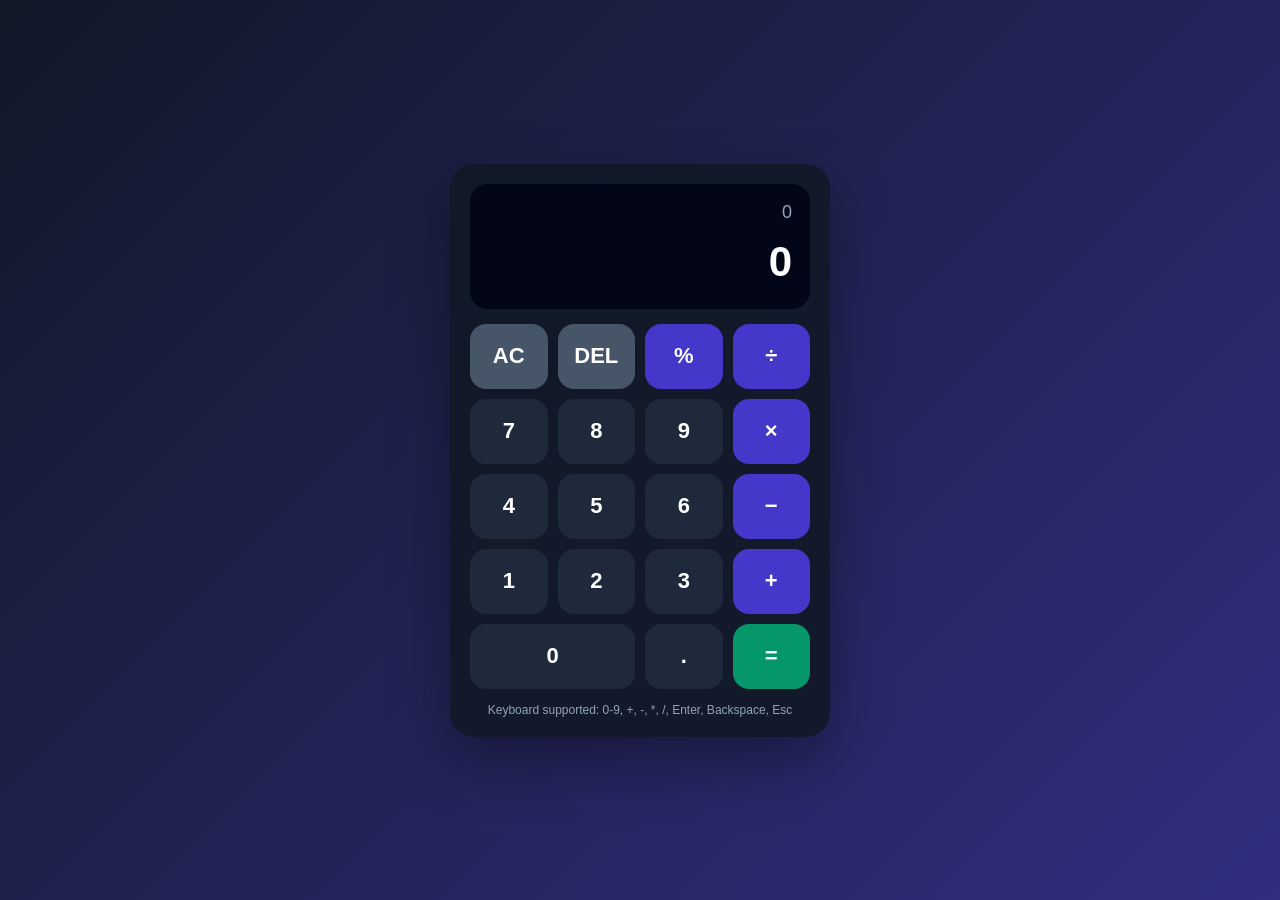
<file: Task_2_Calculator/index.html>
<!DOCTYPE html>
<html lang="en">
<head>
  <meta charset="UTF-8">
  <meta name="viewport" content="width=device-width, initial-scale=1.0">
  <title>Task 2 - Calculator</title>
  <link rel="stylesheet" href="style.css">
</head>
<body>
  <main class="calculator">
    <div class="display">
      <div id="expression">0</div>
      <div id="result">0</div>
    </div>

    <div class="keys">
      <button class="action" data-action="clear">AC</button>
      <button class="action" data-action="delete">DEL</button>
      <button class="operator" data-value="%">%</button>
      <button class="operator" data-value="/">÷</button>

      <button data-value="7">7</button>
      <button data-value="8">8</button>
      <button data-value="9">9</button>
      <button class="operator" data-value="*">×</button>

      <button data-value="4">4</button>
      <button data-value="5">5</button>
      <button data-value="6">6</button>
      <button class="operator" data-value="-">−</button>

      <button data-value="1">1</button>
      <button data-value="2">2</button>
      <button data-value="3">3</button>
      <button class="operator" data-value="+">+</button>

      <button data-value="0" class="zero">0</button>
      <button data-value=".">.</button>
      <button class="equals" data-action="calculate">=</button>
    </div>
    <p class="hint">Keyboard supported: 0-9, +, -, *, /, Enter, Backspace, Esc</p>
  </main>
  <script src="script.js"></script>
</body>
</html>
</file>
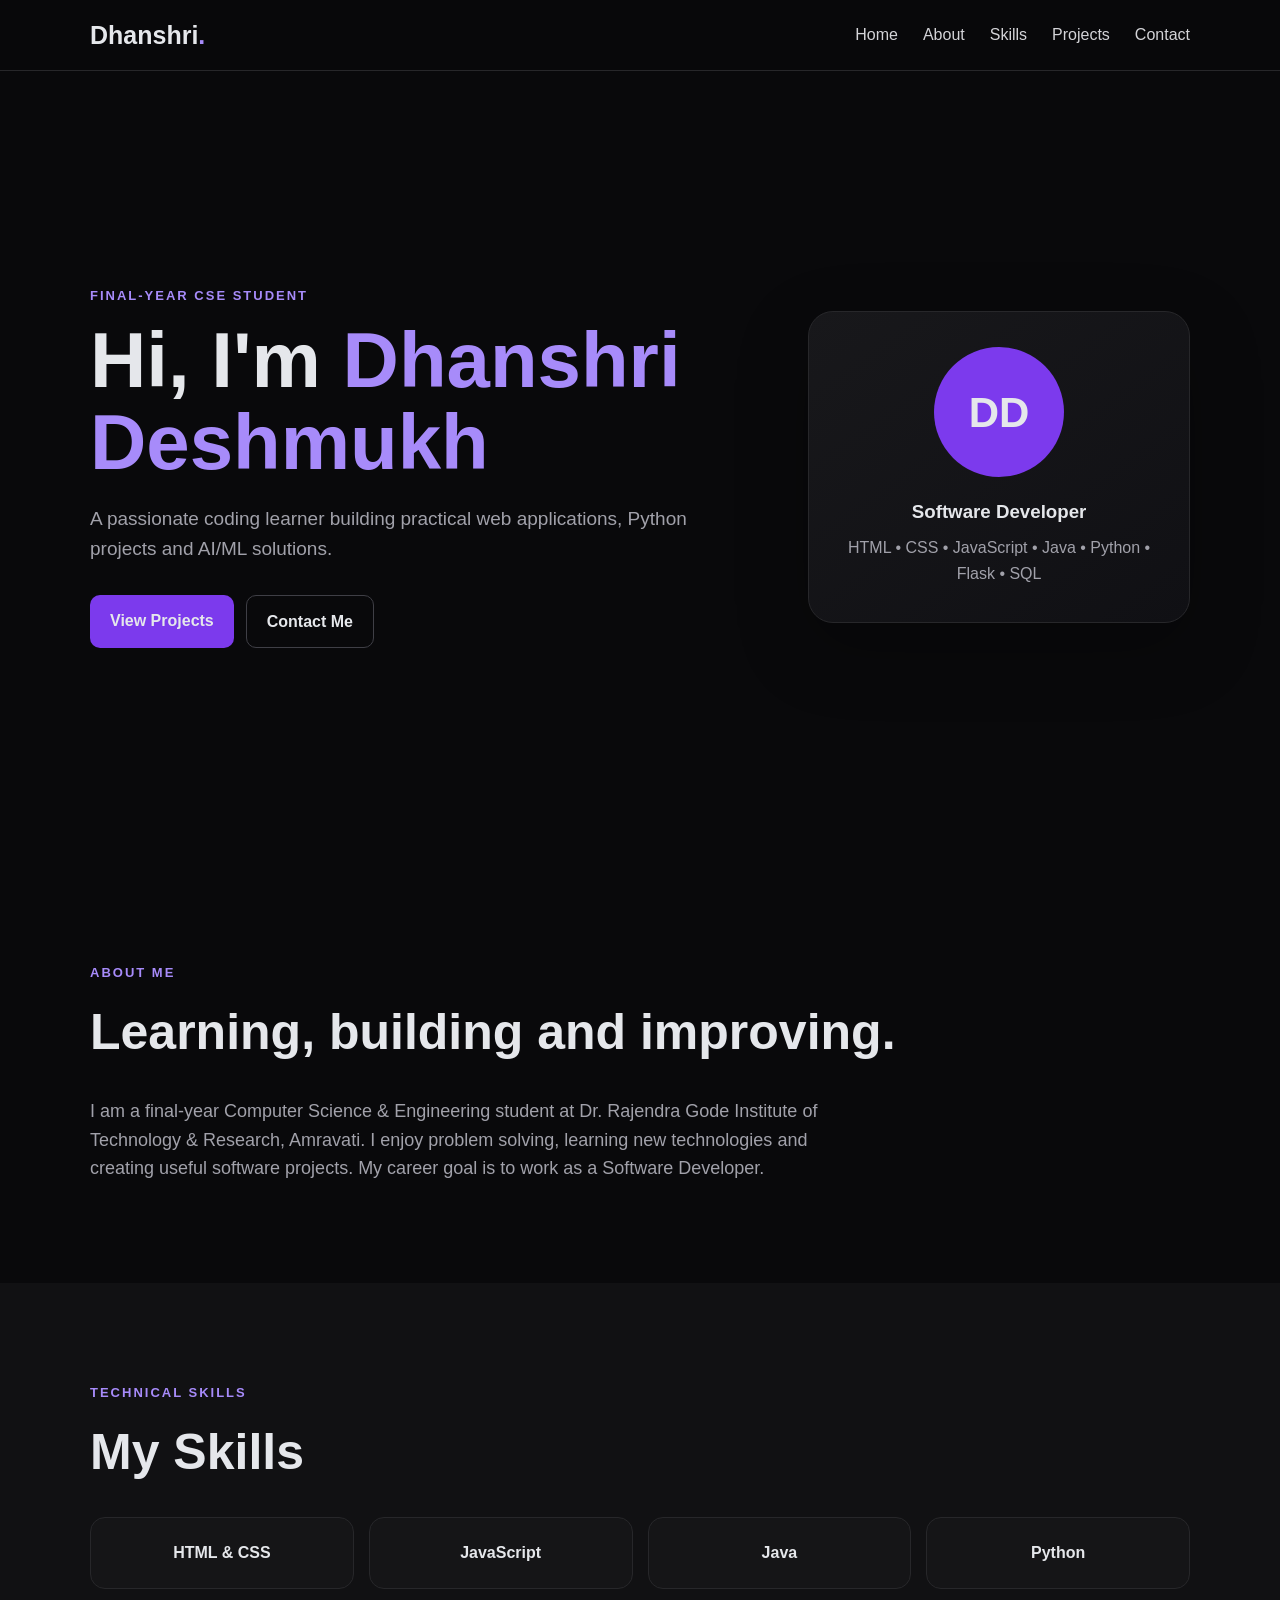
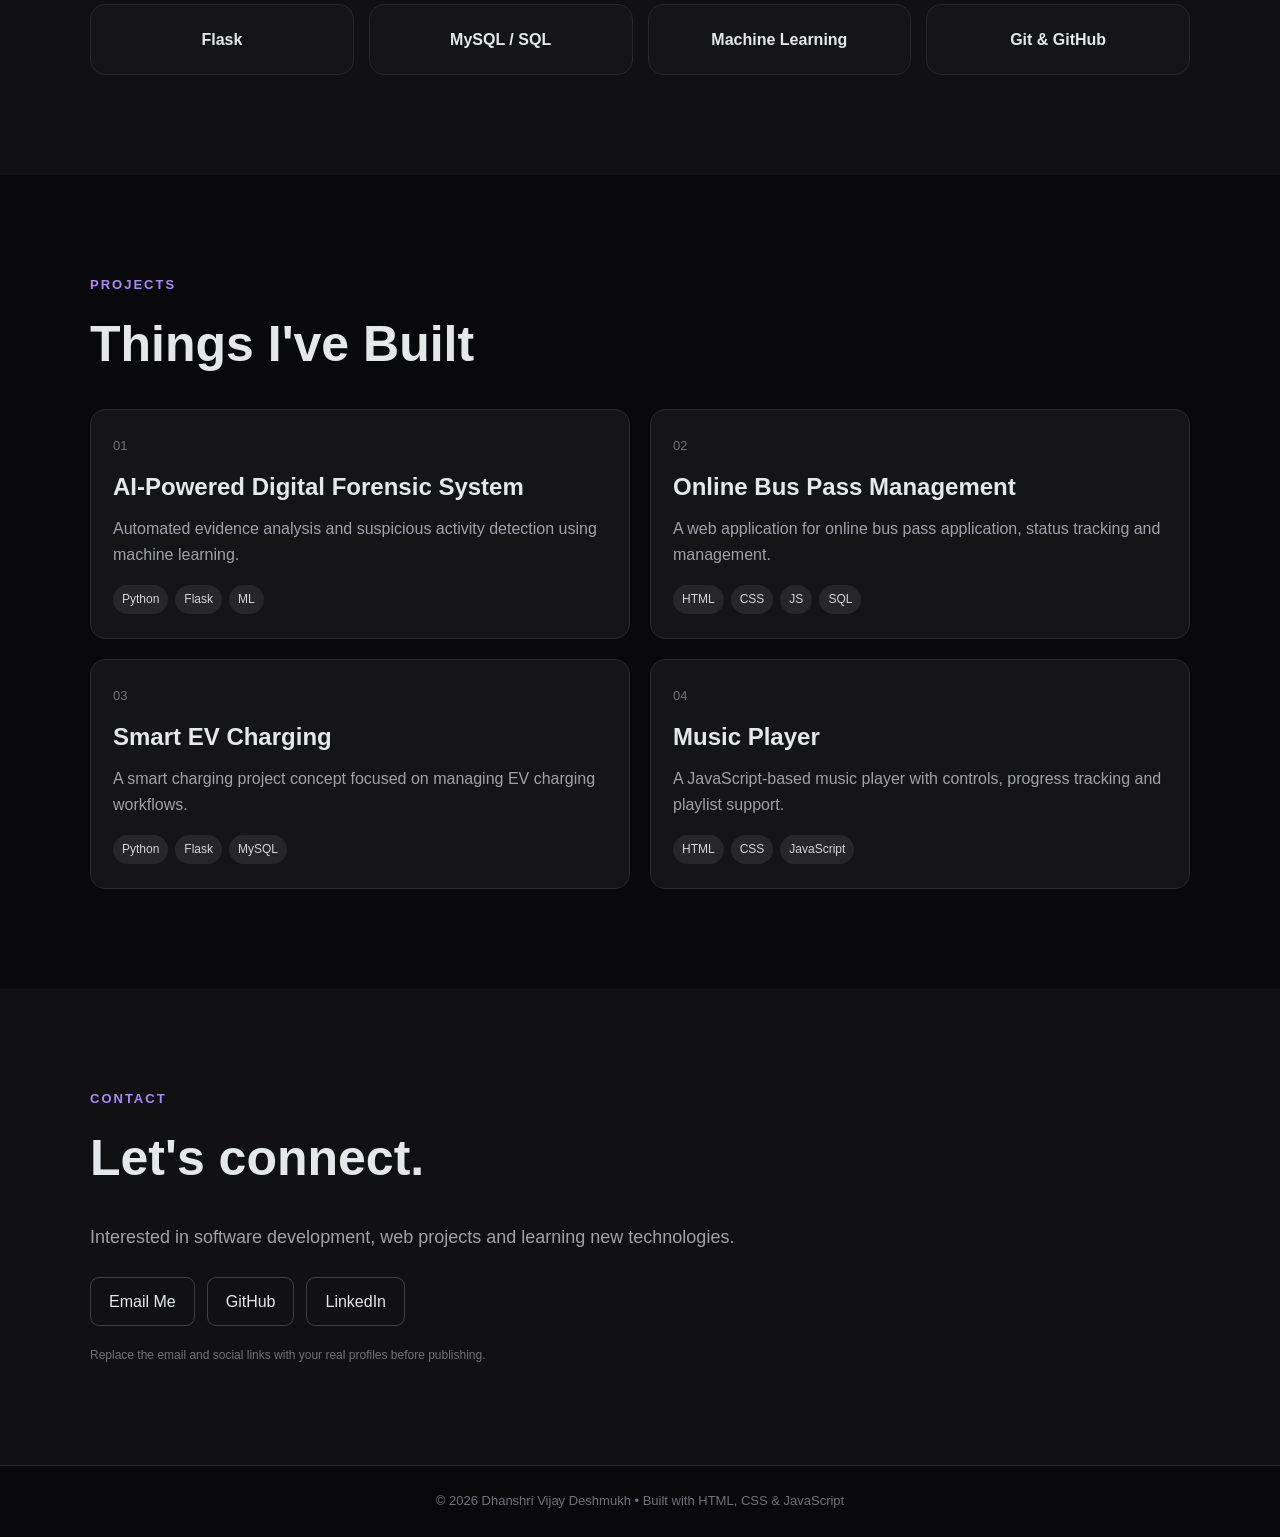
<file: Task_3_Portfolio/index.html>
<!DOCTYPE html>
<html lang="en">
<head>
  <meta charset="UTF-8">
  <meta name="viewport" content="width=device-width, initial-scale=1.0">
  <title>Dhanshri Vijay Deshmukh | Portfolio</title>
  <link rel="stylesheet" href="style.css">
</head>
<body>
  <header class="header">
    <nav class="nav container">
      <a class="logo" href="#home">Dhanshri<span>.</span></a>
      <button class="menu-btn" id="menuBtn" aria-label="Open menu">☰</button>
      <div class="nav-links" id="navLinks">
        <a href="#home">Home</a>
        <a href="#about">About</a>
        <a href="#skills">Skills</a>
        <a href="#projects">Projects</a>
        <a href="#contact">Contact</a>
      </div>
    </nav>
  </header>

  <main>
    <section id="home" class="hero container">
      <div class="hero-text reveal">
        <p class="tag">FINAL-YEAR CSE STUDENT</p>
        <h1>Hi, I'm <span>Dhanshri Deshmukh</span></h1>
        <p class="lead">
          A passionate coding learner building practical web applications,
          Python projects and AI/ML solutions.
        </p>
        <div class="buttons">
          <a class="btn primary" href="#projects">View Projects</a>
          <a class="btn secondary" href="#contact">Contact Me</a>
        </div>
      </div>
      <div class="hero-card reveal">
        <div class="avatar">DD</div>
        <h3>Software Developer</h3>
        <p>HTML • CSS • JavaScript • Java • Python • Flask • SQL</p>
      </div>
    </section>

    <section id="about" class="section">
      <div class="container reveal">
        <p class="tag">ABOUT ME</p>
        <h2>Learning, building and improving.</h2>
        <p class="section-text">
          I am a final-year Computer Science & Engineering student at
          Dr. Rajendra Gode Institute of Technology & Research, Amravati.
          I enjoy problem solving, learning new technologies and creating
          useful software projects. My career goal is to work as a Software Developer.
        </p>
      </div>
    </section>

    <section id="skills" class="section alt">
      <div class="container">
        <p class="tag reveal">TECHNICAL SKILLS</p>
        <h2 class="reveal">My Skills</h2>
        <div class="skill-grid">
          <div class="skill-card reveal">HTML & CSS</div>
          <div class="skill-card reveal">JavaScript</div>
          <div class="skill-card reveal">Java</div>
          <div class="skill-card reveal">Python</div>
          <div class="skill-card reveal">Flask</div>
          <div class="skill-card reveal">MySQL / SQL</div>
          <div class="skill-card reveal">Machine Learning</div>
          <div class="skill-card reveal">Git & GitHub</div>
        </div>
      </div>
    </section>

    <section id="projects" class="section">
      <div class="container">
        <p class="tag reveal">PROJECTS</p>
        <h2 class="reveal">Things I've Built</h2>
        <div class="project-grid">
          <article class="project-card reveal">
            <span class="project-no">01</span>
            <h3>AI-Powered Digital Forensic System</h3>
            <p>Automated evidence analysis and suspicious activity detection using machine learning.</p>
            <div class="chips"><span>Python</span><span>Flask</span><span>ML</span></div>
          </article>
          <article class="project-card reveal">
            <span class="project-no">02</span>
            <h3>Online Bus Pass Management</h3>
            <p>A web application for online bus pass application, status tracking and management.</p>
            <div class="chips"><span>HTML</span><span>CSS</span><span>JS</span><span>SQL</span></div>
          </article>
          <article class="project-card reveal">
            <span class="project-no">03</span>
            <h3>Smart EV Charging</h3>
            <p>A smart charging project concept focused on managing EV charging workflows.</p>
            <div class="chips"><span>Python</span><span>Flask</span><span>MySQL</span></div>
          </article>
          <article class="project-card reveal">
            <span class="project-no">04</span>
            <h3>Music Player</h3>
            <p>A JavaScript-based music player with controls, progress tracking and playlist support.</p>
            <div class="chips"><span>HTML</span><span>CSS</span><span>JavaScript</span></div>
          </article>
        </div>
      </div>
    </section>

    <section id="contact" class="section alt">
      <div class="container contact reveal">
        <p class="tag">CONTACT</p>
        <h2>Let's connect.</h2>
        <p class="section-text">Interested in software development, web projects and learning new technologies.</p>
        <div class="contact-links">
          <a href="mailto:your-email@example.com">Email Me</a>
          <a href="https://github.com/" target="_blank" rel="noopener">GitHub</a>
          <a href="https://www.linkedin.com/" target="_blank" rel="noopener">LinkedIn</a>
        </div>
        <p class="small-note">Replace the email and social links with your real profiles before publishing.</p>
      </div>
    </section>
  </main>

  <footer>
    <p>© <span id="year"></span> Dhanshri Vijay Deshmukh • Built with HTML, CSS & JavaScript</p>
  </footer>

  <script src="script.js"></script>
</body>
</html>
</file>
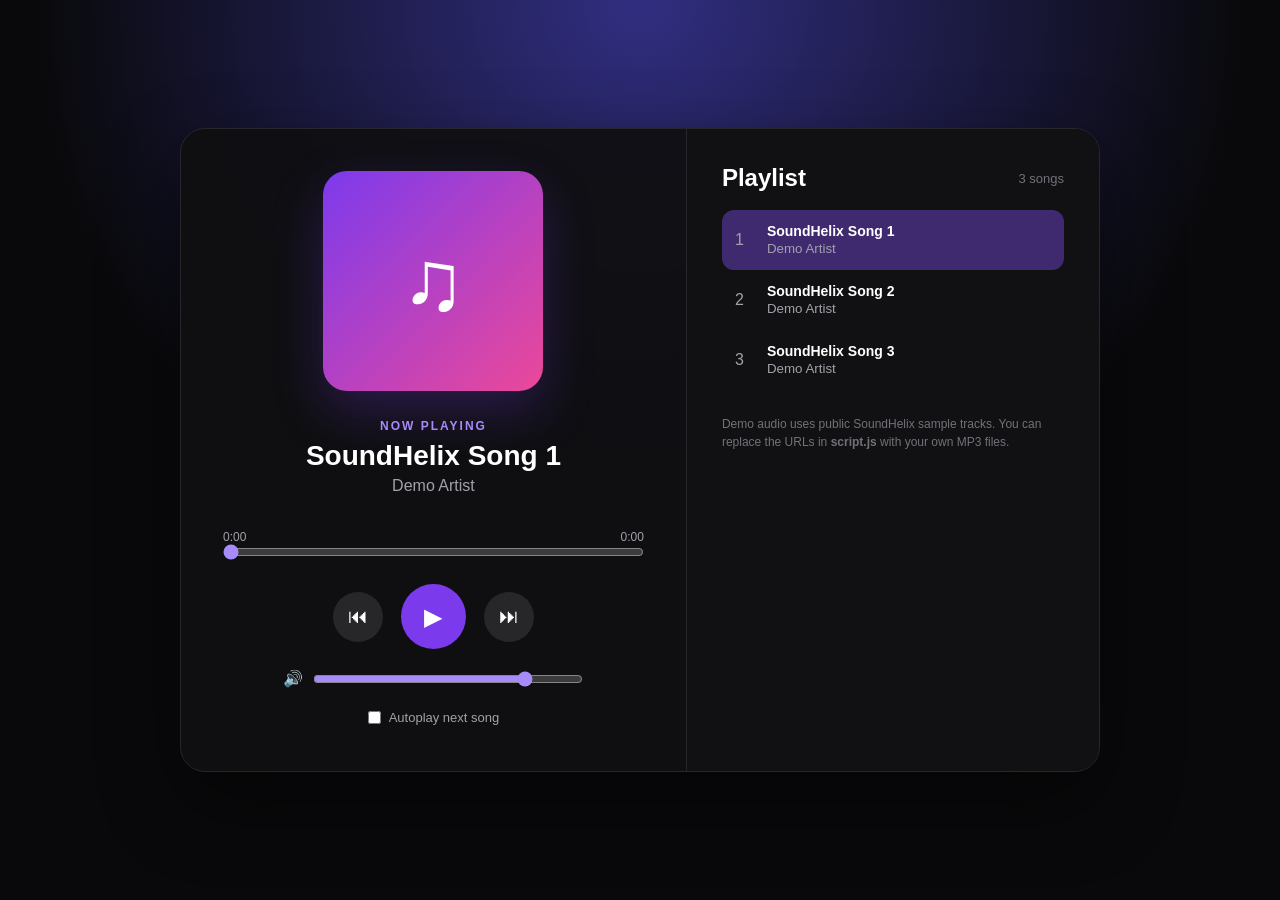
<file: Task_4_Music_Player/index.html>
<!DOCTYPE html>
<html lang="en">
<head>
  <meta charset="UTF-8">
  <meta name="viewport" content="width=device-width, initial-scale=1.0">
  <title>Task 4 - JavaScript Music Player</title>
  <link rel="stylesheet" href="style.css">
</head>
<body>
  <main class="player">
    <section class="now-playing">
      <div class="cover" id="cover">♫</div>
      <p class="label">NOW PLAYING</p>
      <h1 id="title">SoundHelix Song 1</h1>
      <p id="artist">Demo Artist</p>

      <div class="time-row">
        <span id="current">0:00</span>
        <span id="duration">0:00</span>
      </div>
      <input id="progress" type="range" min="0" max="100" value="0" aria-label="Song progress">

      <div class="controls">
        <button id="prev" title="Previous">⏮</button>
        <button id="play" class="play" title="Play/Pause">▶</button>
        <button id="next" title="Next">⏭</button>
      </div>

      <div class="volume">
        <span>🔊</span>
        <input id="volume" type="range" min="0" max="1" step="0.01" value="0.8">
      </div>

      <label class="autoplay">
        <input id="autoplay" type="checkbox">
        Autoplay next song
      </label>

      <audio id="audio" preload="metadata"></audio>
    </section>

    <aside class="playlist">
      <div class="playlist-head">
        <h2>Playlist</h2>
        <span id="count">3 songs</span>
      </div>
      <div id="playlist"></div>
      <p class="note">
        Demo audio uses public SoundHelix sample tracks. You can replace the URLs
        in <strong>script.js</strong> with your own MP3 files.
      </p>
    </aside>
  </main>
  <script src="script.js"></script>
</body>
</html>
</file>
<file: Task_2_Calculator/style.css>
* {
  box-sizing: border-box;
  margin: 0;
  padding: 0;
}
body {
  min-height: 100vh;
  display: grid;
  place-items: center;
  font-family: Arial, sans-serif;
  background: linear-gradient(135deg, #111827, #312e81);
  padding: 20px;
}
.calculator {
  width: min(380px, 100%);
  padding: 20px;
  border-radius: 24px;
  background: rgba(17, 24, 39, 0.92);
  box-shadow: 0 25px 60px rgba(0,0,0,.35);
}
.display {
  min-height: 125px;
  padding: 18px;
  margin-bottom: 15px;
  border-radius: 18px;
  background: #020617;
  color: white;
  text-align: right;
  overflow: hidden;
}
#expression {
  min-height: 28px;
  color: #94a3b8;
  font-size: 18px;
  overflow-wrap: anywhere;
}
#result {
  margin-top: 8px;
  font-size: 42px;
  font-weight: bold;
  overflow-wrap: anywhere;
}
.keys {
  display: grid;
  grid-template-columns: repeat(4, 1fr);
  gap: 10px;
}
button {
  height: 65px;
  border: 0;
  border-radius: 16px;
  font-size: 22px;
  font-weight: bold;
  cursor: pointer;
  background: #1e293b;
  color: white;
  transition: transform .15s, filter .15s;
}
button:hover {
  filter: brightness(1.25);
  transform: translateY(-2px);
}
button:active {
  transform: scale(.96);
}
.operator {
  background: #4338ca;
}
.action {
  background: #475569;
}
.equals {
  background: #059669;
}
.zero {
  grid-column: span 2;
}
.hint {
  margin-top: 14px;
  color: #94a3b8;
  font-size: 12px;
  text-align: center;
}
</file>
<file: Task_3_Portfolio/style.css>
* {
  box-sizing: border-box;
  margin: 0;
  padding: 0;
}
html { scroll-behavior: smooth; }
body {
  font-family: Arial, sans-serif;
  color: #e5e7eb;
  background: #09090b;
  line-height: 1.6;
}
a { color: inherit; text-decoration: none; }
.container { width: min(1100px, 92%); margin: auto; }

.header {
  position: sticky;
  top: 0;
  z-index: 20;
  background: rgba(9,9,11,.88);
  backdrop-filter: blur(12px);
  border-bottom: 1px solid #27272a;
}
.nav {
  min-height: 70px;
  display: flex;
  align-items: center;
  justify-content: space-between;
}
.logo { font-size: 25px; font-weight: 800; }
.logo span, .hero h1 span { color: #a78bfa; }
.nav-links { display: flex; gap: 25px; }
.nav-links a { color: #d4d4d8; transition: color .2s; }
.nav-links a:hover { color: #a78bfa; }
.menu-btn { display: none; background: transparent; color: white; border: 0; font-size: 28px; }

.hero {
  min-height: 88vh;
  display: grid;
  grid-template-columns: 1.4fr .8fr;
  align-items: center;
  gap: 50px;
}
.tag {
  color: #a78bfa;
  font-size: 13px;
  font-weight: 800;
  letter-spacing: 2px;
}
.hero h1 {
  font-size: clamp(42px, 7vw, 78px);
  line-height: 1.05;
  margin: 14px 0 20px;
}
.lead { max-width: 680px; color: #a1a1aa; font-size: 19px; }
.buttons { display: flex; gap: 12px; margin-top: 30px; }
.btn {
  padding: 13px 20px;
  border-radius: 10px;
  font-weight: 700;
  transition: transform .2s, background .2s;
}
.btn:hover { transform: translateY(-3px); }
.primary { background: #7c3aed; }
.secondary { border: 1px solid #3f3f46; }

.hero-card {
  padding: 35px;
  text-align: center;
  border: 1px solid #27272a;
  border-radius: 25px;
  background: linear-gradient(145deg,#18181b,#101014);
  box-shadow: 0 25px 70px rgba(0,0,0,.25);
}
.avatar {
  width: 130px;
  height: 130px;
  display: grid;
  place-items: center;
  margin: 0 auto 20px;
  border-radius: 50%;
  background: #7c3aed;
  font-size: 42px;
  font-weight: 900;
}
.hero-card p { color: #a1a1aa; margin-top: 8px; }

.section { padding: 100px 0; }
.alt { background: #111113; }
h2 { font-size: clamp(32px, 5vw, 50px); margin: 8px 0 25px; }
.section-text { max-width: 780px; color: #a1a1aa; font-size: 18px; }

.skill-grid {
  display: grid;
  grid-template-columns: repeat(4,1fr);
  gap: 15px;
}
.skill-card, .project-card {
  border: 1px solid #27272a;
  background: #151517;
  border-radius: 15px;
  padding: 22px;
  transition: transform .25s, border-color .25s;
}
.skill-card:hover, .project-card:hover {
  transform: translateY(-7px);
  border-color: #7c3aed;
}
.skill-card { text-align: center; font-weight: 700; }

.project-grid {
  display: grid;
  grid-template-columns: repeat(2,1fr);
  gap: 20px;
}
.project-card { min-height: 230px; }
.project-no { color: #71717a; font-size: 13px; }
.project-card h3 { font-size: 24px; margin: 10px 0; }
.project-card p { color: #a1a1aa; }
.chips { display: flex; flex-wrap: wrap; gap: 7px; margin-top: 18px; }
.chips span {
  padding: 5px 9px;
  border-radius: 999px;
  background: #27272a;
  color: #d4d4d8;
  font-size: 12px;
}

.contact-links { display: flex; flex-wrap: wrap; gap: 12px; margin-top: 25px; }
.contact-links a {
  padding: 11px 18px;
  border: 1px solid #3f3f46;
  border-radius: 9px;
}
.contact-links a:hover { background: #27272a; }
.small-note { color: #71717a; font-size: 12px; margin-top: 20px; }

footer {
  padding: 25px;
  text-align: center;
  color: #71717a;
  border-top: 1px solid #27272a;
  font-size: 13px;
}

.reveal {
  opacity: 0;
  transform: translateY(25px);
  transition: opacity .7s ease, transform .7s ease;
}
.reveal.show { opacity: 1; transform: translateY(0); }

@media (max-width: 800px) {
  .menu-btn { display: block; }
  .nav-links {
    display: none;
    position: absolute;
    top: 70px; left: 0; right: 0;
    padding: 20px;
    background: #09090b;
    flex-direction: column;
  }
  .nav-links.open { display: flex; }
  .hero { grid-template-columns: 1fr; padding: 70px 0; }
  .skill-grid { grid-template-columns: repeat(2,1fr); }
  .project-grid { grid-template-columns: 1fr; }
}
@media (max-width: 450px) {
  .skill-grid { grid-template-columns: 1fr; }
  .buttons { flex-direction: column; }
  .btn { text-align: center; }
}
</file>
<file: Task_4_Music_Player/style.css>
* {
  box-sizing: border-box;
  margin: 0;
  padding: 0;
}
body {
  min-height: 100vh;
  display: grid;
  place-items: center;
  padding: 25px;
  font-family: Arial, sans-serif;
  color: white;
  background: radial-gradient(circle at top, #312e81, #09090b 55%);
}
.player {
  width: min(920px, 100%);
  display: grid;
  grid-template-columns: 1.1fr .9fr;
  overflow: hidden;
  border: 1px solid #27272a;
  border-radius: 25px;
  background: rgba(15,15,18,.94);
  box-shadow: 0 30px 80px rgba(0,0,0,.45);
}
.now-playing { padding: 42px; text-align: center; }
.cover {
  width: 220px;
  height: 220px;
  display: grid;
  place-items: center;
  margin: 0 auto 28px;
  border-radius: 24px;
  background: linear-gradient(135deg,#7c3aed,#ec4899);
  font-size: 85px;
  box-shadow: 0 20px 50px rgba(124,58,237,.25);
}
.label { color: #a78bfa; font-size: 12px; font-weight: 800; letter-spacing: 2px; }
h1 { margin-top: 7px; font-size: 28px; }
#artist { color: #a1a1aa; margin-top: 5px; }
.time-row {
  display: flex;
  justify-content: space-between;
  color: #a1a1aa;
  font-size: 12px;
  margin-top: 35px;
}
input[type="range"] { width: 100%; accent-color: #a78bfa; cursor: pointer; }
.controls {
  display: flex;
  justify-content: center;
  align-items: center;
  gap: 18px;
  margin: 20px 0;
}
.controls button {
  width: 50px; height: 50px;
  border: 0; border-radius: 50%;
  background: #27272a; color: white;
  font-size: 20px; cursor: pointer;
}
.controls button:hover { filter: brightness(1.25); }
.controls .play { width: 65px; height: 65px; background: #7c3aed; font-size: 24px; }
.volume { display: flex; align-items: center; gap: 10px; max-width: 300px; margin: auto; }
.autoplay { display: inline-flex; gap: 8px; margin-top: 22px; color: #a1a1aa; font-size: 13px; }
.playlist {
  padding: 35px;
  background: #111113;
  border-left: 1px solid #27272a;
}
.playlist-head {
  display: flex;
  align-items: center;
  justify-content: space-between;
  margin-bottom: 18px;
}
.playlist-head span { color: #71717a; font-size: 13px; }
.track {
  display: flex;
  align-items: center;
  gap: 12px;
  padding: 13px;
  border-radius: 12px;
  cursor: pointer;
  transition: background .2s, transform .2s;
}
.track:hover { background: #27272a; transform: translateX(3px); }
.track.active { background: #3f2a70; }
.track-number { color: #a1a1aa; width: 20px; }
.track-info { flex: 1; }
.track-info strong { display: block; font-size: 14px; }
.track-info small { color: #a1a1aa; }
.note { margin-top: 25px; color: #71717a; font-size: 12px; line-height: 1.5; }

@media (max-width: 750px) {
  .player { grid-template-columns: 1fr; }
  .playlist { border-left: 0; border-top: 1px solid #27272a; }
  .cover { width: 180px; height: 180px; }
}
</file>
